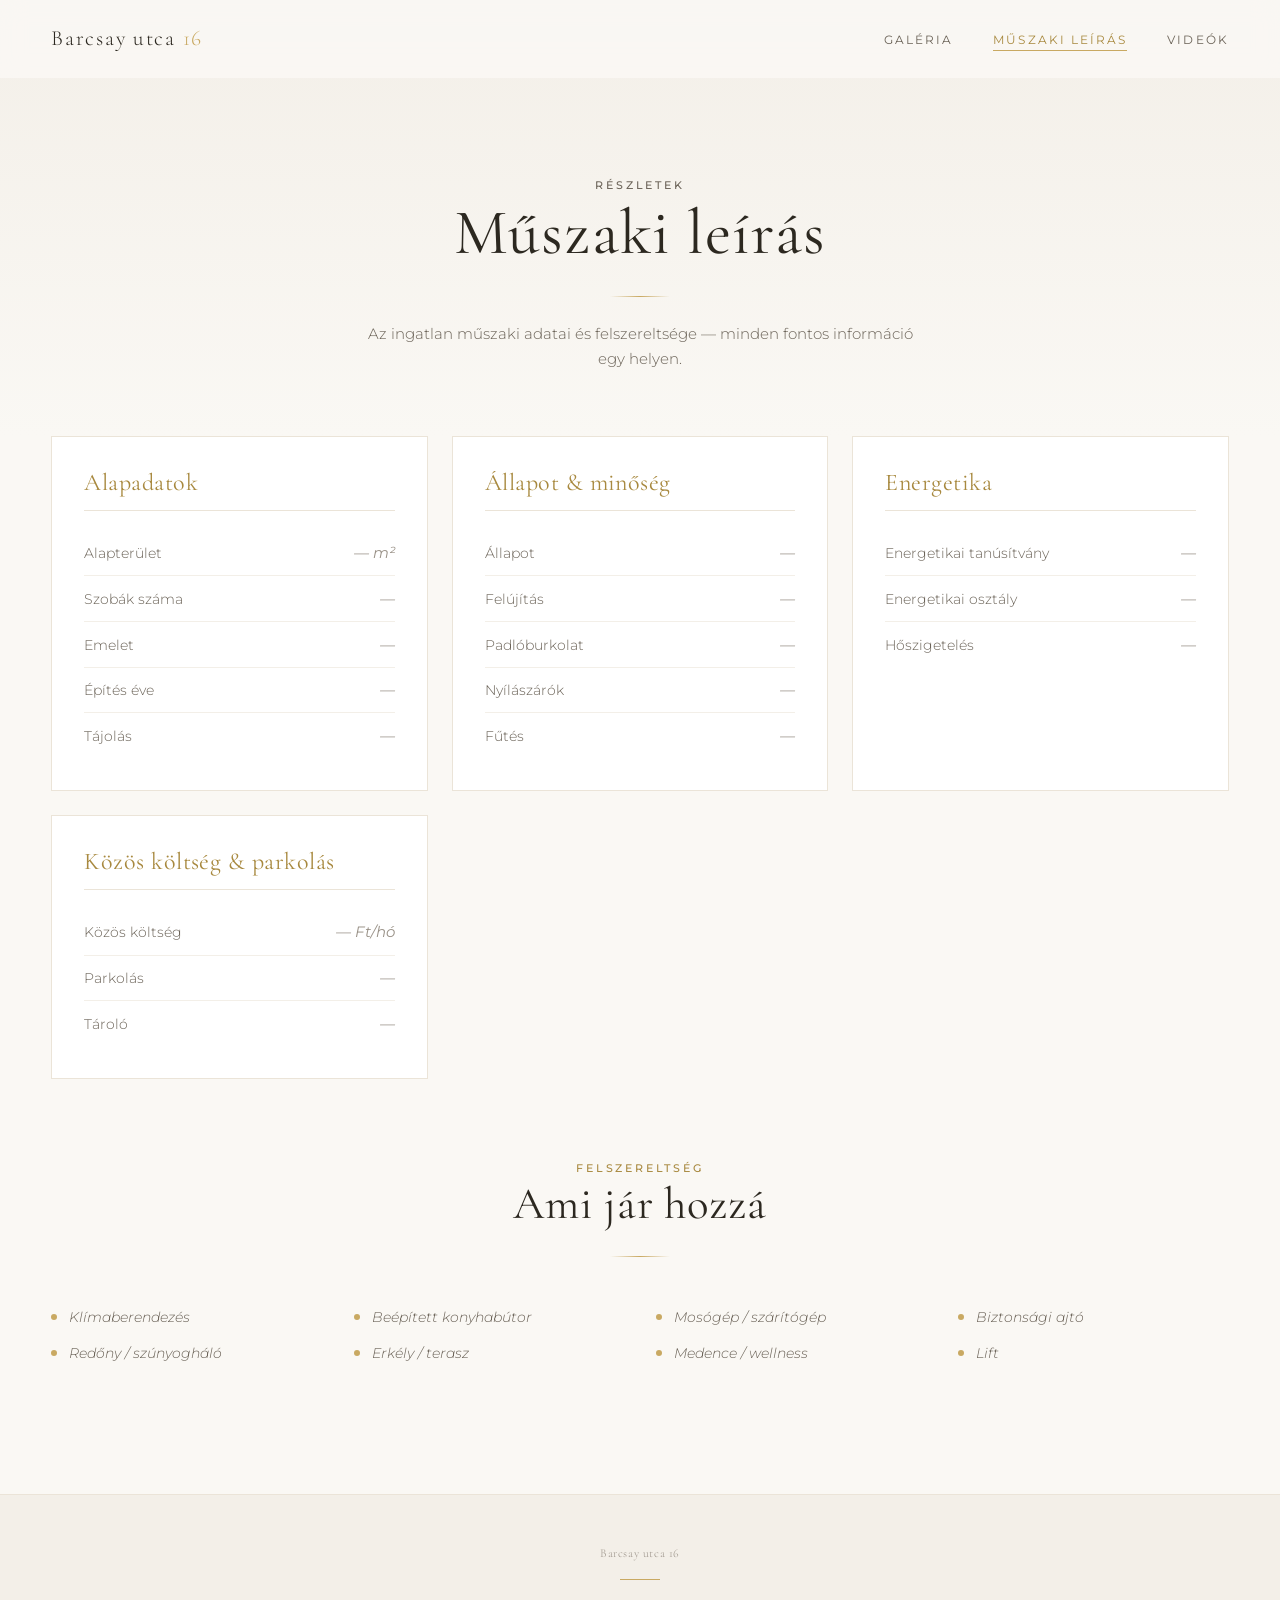
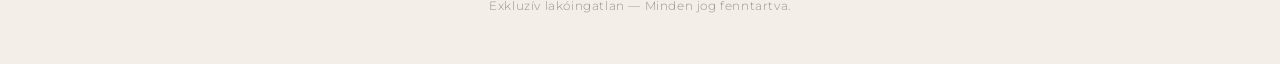
<file: muszaki.html>
<!DOCTYPE html>
<html lang="hu">
<head>
  <meta charset="UTF-8">
  <meta name="viewport" content="width=device-width, initial-scale=1.0">
  <meta name="description" content="Barcsay utca 16 — műszaki leírás, alapterület, felszereltség, energetika.">
  <title>Barcsay utca 16 — Műszaki leírás</title>
  <link rel="preconnect" href="https://fonts.googleapis.com">
  <link rel="preconnect" href="https://fonts.gstatic.com" crossorigin>
  <link href="https://fonts.googleapis.com/css2?family=Cormorant+Garamond:ital,wght@0,400;0,500;1,400&family=Montserrat:wght@300;400;500&display=swap" rel="stylesheet">
  <link rel="stylesheet" href="css/styles.css">
</head>
<body>

  <header class="header">
    <div class="header-inner">
      <a href="index.html" class="logo">Barcsay utca <span>16</span></a>
      <button class="menu-toggle" aria-label="Menü">
        <span></span><span></span><span></span>
      </button>
      <nav>
        <ul class="nav">
          <li><a href="index.html">Galéria</a></li>
          <li><a href="muszaki.html" class="active">Műszaki leírás</a></li>
          <li><a href="videok.html">Videók</a></li>
        </ul>
      </nav>
    </div>
  </header>

  <section class="page-header">
    <div class="container fade-in">
      <p class="section-label">Részletek</p>
      <h1>Műszaki leírás</h1>
      <div class="gold-line"></div>
      <p>Az ingatlan műszaki adatai és felszereltsége — minden fontos információ egy helyen.</p>
    </div>
  </section>

  <section class="section" style="padding-top: 0;">
    <div class="container">

      <div class="specs-grid fade-in">

        <div class="spec-card">
          <h3>Alapadatok</h3>
          <div class="spec-row">
            <span class="spec-label">Alapterület</span>
            <span class="spec-value spec-placeholder">— m²</span>
          </div>
          <div class="spec-row">
            <span class="spec-label">Szobák száma</span>
            <span class="spec-value spec-placeholder">—</span>
          </div>
          <div class="spec-row">
            <span class="spec-label">Emelet</span>
            <span class="spec-value spec-placeholder">—</span>
          </div>
          <div class="spec-row">
            <span class="spec-label">Építés éve</span>
            <span class="spec-value spec-placeholder">—</span>
          </div>
          <div class="spec-row">
            <span class="spec-label">Tájolás</span>
            <span class="spec-value spec-placeholder">—</span>
          </div>
        </div>

        <div class="spec-card">
          <h3>Állapot &amp; minőség</h3>
          <div class="spec-row">
            <span class="spec-label">Állapot</span>
            <span class="spec-value spec-placeholder">—</span>
          </div>
          <div class="spec-row">
            <span class="spec-label">Felújítás</span>
            <span class="spec-value spec-placeholder">—</span>
          </div>
          <div class="spec-row">
            <span class="spec-label">Padlóburkolat</span>
            <span class="spec-value spec-placeholder">—</span>
          </div>
          <div class="spec-row">
            <span class="spec-label">Nyílászárók</span>
            <span class="spec-value spec-placeholder">—</span>
          </div>
          <div class="spec-row">
            <span class="spec-label">Fűtés</span>
            <span class="spec-value spec-placeholder">—</span>
          </div>
        </div>

        <div class="spec-card">
          <h3>Energetika</h3>
          <div class="spec-row">
            <span class="spec-label">Energetikai tanúsítvány</span>
            <span class="spec-value spec-placeholder">—</span>
          </div>
          <div class="spec-row">
            <span class="spec-label">Energetikai osztály</span>
            <span class="spec-value spec-placeholder">—</span>
          </div>
          <div class="spec-row">
            <span class="spec-label">Hőszigetelés</span>
            <span class="spec-value spec-placeholder">—</span>
          </div>
        </div>

        <div class="spec-card">
          <h3>Közös költség &amp; parkolás</h3>
          <div class="spec-row">
            <span class="spec-label">Közös költség</span>
            <span class="spec-value spec-placeholder">— Ft/hó</span>
          </div>
          <div class="spec-row">
            <span class="spec-label">Parkolás</span>
            <span class="spec-value spec-placeholder">—</span>
          </div>
          <div class="spec-row">
            <span class="spec-label">Tároló</span>
            <span class="spec-value spec-placeholder">—</span>
          </div>
        </div>

      </div>

      <div class="fade-in" style="margin-top: 5rem; text-align: center;">
        <p class="section-label">Felszereltség</p>
        <h2>Ami jár hozzá</h2>
        <div class="gold-line"></div>
      </div>

      <ul class="features-list fade-in">
        <li class="spec-placeholder">Klímaberendezés</li>
        <li class="spec-placeholder">Beépített konyhabútor</li>
        <li class="spec-placeholder">Mosógép / szárítógép</li>
        <li class="spec-placeholder">Biztonsági ajtó</li>
        <li class="spec-placeholder">Redőny / szúnyogháló</li>
        <li class="spec-placeholder">Erkély / terasz</li>
        <li class="spec-placeholder">Medence / wellness</li>
        <li class="spec-placeholder">Lift</li>
      </ul>

    </div>
  </section>

  <footer class="footer">
    <div class="container">
      <p class="footer-logo">Barcsay utca 16</p>
      <div class="footer-gold"></div>
      <p>Exkluzív lakóingatlan &mdash; Minden jog fenntartva.</p>
    </div>
  </footer>

  <script src="js/main.js"></script>
</body>
</html>
</file>
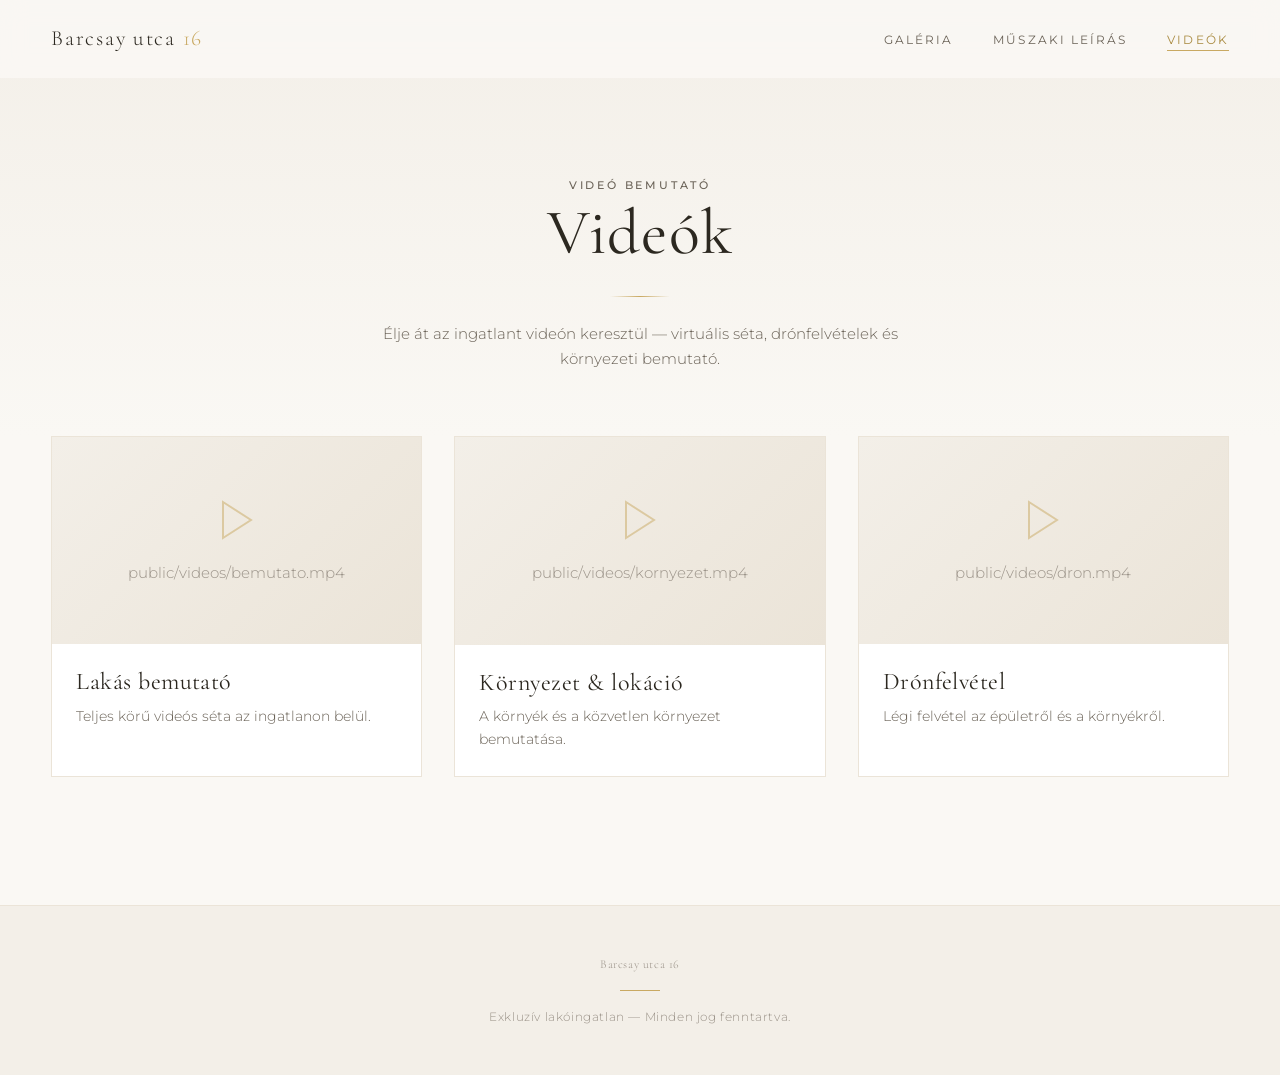
<file: videok.html>
<!DOCTYPE html>
<html lang="hu">
<head>
  <meta charset="UTF-8">
  <meta name="viewport" content="width=device-width, initial-scale=1.0">
  <meta name="description" content="Barcsay utca 16 — videó bemutató, virtuális séta és drónfelvételek.">
  <title>Barcsay utca 16 — Videók</title>
  <link rel="preconnect" href="https://fonts.googleapis.com">
  <link rel="preconnect" href="https://fonts.gstatic.com" crossorigin>
  <link href="https://fonts.googleapis.com/css2?family=Cormorant+Garamond:ital,wght@0,400;0,500;1,400&family=Montserrat:wght@300;400;500&display=swap" rel="stylesheet">
  <link rel="stylesheet" href="css/styles.css">
</head>
<body>

  <header class="header">
    <div class="header-inner">
      <a href="index.html" class="logo">Barcsay utca <span>16</span></a>
      <button class="menu-toggle" aria-label="Menü">
        <span></span><span></span><span></span>
      </button>
      <nav>
        <ul class="nav">
          <li><a href="index.html">Galéria</a></li>
          <li><a href="muszaki.html">Műszaki leírás</a></li>
          <li><a href="videok.html" class="active">Videók</a></li>
        </ul>
      </nav>
    </div>
  </header>

  <section class="page-header">
    <div class="container fade-in">
      <p class="section-label">Videó bemutató</p>
      <h1>Videók</h1>
      <div class="gold-line"></div>
      <p>Élje át az ingatlant videón keresztül — virtuális séta, drónfelvételek és környezeti bemutató.</p>
    </div>
  </section>

  <section class="section" style="padding-top: 0;">
    <div class="container">

      <!--
        VIDEÓ HOZZÁADÁSA:

        A) Saját fájl (public/videos/ mappába):
           <div class="video-wrapper">
             <video controls poster="public/images/gallery/01.jpg">
               <source src="public/videos/bemutato.mp4" type="video/mp4">
             </video>
           </div>

        B) YouTube beágyazás:
           <div class="video-wrapper">
             <iframe src="https://www.youtube.com/embed/VIDEO_ID" allowfullscreen></iframe>
           </div>
      -->

      <div class="videos-grid fade-in">

        <article class="video-card">
          <div class="video-wrapper">
            <div class="video-placeholder">
              <svg xmlns="http://www.w3.org/2000/svg" fill="none" viewBox="0 0 24 24" stroke-width="1"><polygon points="5,3 19,12 5,21"/></svg>
              <span>public/videos/bemutato.mp4</span>
            </div>
          </div>
          <div class="video-info">
            <h3>Lakás bemutató</h3>
            <p>Teljes körű videós séta az ingatlanon belül.</p>
          </div>
        </article>

        <article class="video-card">
          <div class="video-wrapper">
            <div class="video-placeholder">
              <svg xmlns="http://www.w3.org/2000/svg" fill="none" viewBox="0 0 24 24" stroke-width="1"><polygon points="5,3 19,12 5,21"/></svg>
              <span>public/videos/kornyezet.mp4</span>
            </div>
          </div>
          <div class="video-info">
            <h3>Környezet &amp; lokáció</h3>
            <p>A környék és a közvetlen környezet bemutatása.</p>
          </div>
        </article>

        <article class="video-card">
          <div class="video-wrapper">
            <div class="video-placeholder">
              <svg xmlns="http://www.w3.org/2000/svg" fill="none" viewBox="0 0 24 24" stroke-width="1"><polygon points="5,3 19,12 5,21"/></svg>
              <span>public/videos/dron.mp4</span>
            </div>
          </div>
          <div class="video-info">
            <h3>Drónfelvétel</h3>
            <p>Légi felvétel az épületről és a környékről.</p>
          </div>
        </article>

      </div>

    </div>
  </section>

  <footer class="footer">
    <div class="container">
      <p class="footer-logo">Barcsay utca 16</p>
      <div class="footer-gold"></div>
      <p>Exkluzív lakóingatlan &mdash; Minden jog fenntartva.</p>
    </div>
  </footer>

  <script src="js/main.js"></script>
</body>
</html>
</file>
<file: css/styles.css>
/* ── Design tokens ── */
:root {
  --ivory: #faf8f4;
  --ivory-deep: #f3efe8;
  --ivory-warm: #ebe4d8;
  --gold: #c9a962;
  --gold-light: #dfc88a;
  --gold-dark: #a8893f;
  --text: #2c2820;
  --text-muted: #6b6358;
  --text-light: #9a9288;
  --white: #ffffff;
  --shadow: rgba(44, 40, 32, 0.08);
  --shadow-gold: rgba(201, 169, 98, 0.15);
  --transition: 0.4s cubic-bezier(0.25, 0.46, 0.45, 0.94);
  --font-serif: "Cormorant Garamond", "Georgia", serif;
  --font-sans: "Montserrat", "Helvetica Neue", sans-serif;
}

/* ── Reset & base ── */
*,
*::before,
*::after {
  box-sizing: border-box;
  margin: 0;
  padding: 0;
}

html {
  scroll-behavior: smooth;
}

body {
  font-family: var(--font-sans);
  font-weight: 300;
  font-size: 15px;
  line-height: 1.7;
  color: var(--text);
  background-color: var(--ivory);
  -webkit-font-smoothing: antialiased;
}

img,
video {
  display: block;
  max-width: 100%;
}

a {
  color: inherit;
  text-decoration: none;
}

/* ── Typography ── */
h1,
h2,
h3 {
  font-family: var(--font-serif);
  font-weight: 400;
  line-height: 1.2;
  letter-spacing: 0.02em;
}

h1 {
  font-size: clamp(2.4rem, 5vw, 4rem);
}

h2 {
  font-size: clamp(1.8rem, 3.5vw, 2.8rem);
}

h3 {
  font-size: clamp(1.2rem, 2vw, 1.5rem);
}

.gold-line {
  width: 60px;
  height: 1px;
  background: linear-gradient(90deg, transparent, var(--gold), transparent);
  margin: 1.5rem auto;
}

.section-label {
  font-family: var(--font-sans);
  font-size: 0.7rem;
  font-weight: 500;
  letter-spacing: 0.25em;
  text-transform: uppercase;
  color: var(--gold-dark);
}

/* ── Layout ── */
.container {
  width: min(1200px, 92vw);
  margin-inline: auto;
}

.section {
  padding: clamp(4rem, 10vw, 8rem) 0;
}

/* ── Header ── */
.header {
  position: fixed;
  top: 0;
  left: 0;
  right: 0;
  z-index: 100;
  padding: 1.25rem 0;
  background: rgba(250, 248, 244, 0.92);
  backdrop-filter: blur(12px);
  border-bottom: 1px solid transparent;
  transition: border-color var(--transition), box-shadow var(--transition);
}

.header.scrolled {
  border-bottom-color: var(--ivory-warm);
  box-shadow: 0 2px 20px var(--shadow);
}

.header-inner {
  display: flex;
  align-items: center;
  justify-content: space-between;
  width: min(1200px, 92vw);
  margin-inline: auto;
}

.logo {
  font-family: var(--font-serif);
  font-size: 1.35rem;
  letter-spacing: 0.08em;
  color: var(--text);
}

.logo span {
  color: var(--gold);
}

.nav {
  display: flex;
  gap: 2.5rem;
  list-style: none;
}

.nav a {
  font-size: 0.72rem;
  font-weight: 400;
  letter-spacing: 0.18em;
  text-transform: uppercase;
  color: var(--text-muted);
  position: relative;
  transition: color var(--transition);
}

.nav a::after {
  content: "";
  position: absolute;
  bottom: -4px;
  left: 0;
  width: 0;
  height: 1px;
  background: var(--gold);
  transition: width var(--transition);
}

.nav a:hover,
.nav a.active {
  color: var(--gold-dark);
}

.nav a:hover::after,
.nav a.active::after {
  width: 100%;
}

.menu-toggle {
  display: none;
  background: none;
  border: none;
  cursor: pointer;
  padding: 0.5rem;
}

.menu-toggle span {
  display: block;
  width: 24px;
  height: 1px;
  background: var(--text);
  margin: 6px 0;
  transition: var(--transition);
}

/* ── Hero ── */
.hero {
  position: relative;
  min-height: 100vh;
  display: flex;
  align-items: center;
  justify-content: center;
  text-align: center;
  overflow: hidden;
}

.hero-bg {
  position: absolute;
  inset: 0;
  background-size: cover;
  background-position: center;
  transform: scale(1.05);
  transition: transform 8s ease;
}

.hero:hover .hero-bg {
  transform: scale(1);
}

.hero-overlay {
  position: absolute;
  inset: 0;
  background: linear-gradient(
    to bottom,
    rgba(250, 248, 244, 0.3) 0%,
    rgba(250, 248, 244, 0.7) 60%,
    var(--ivory) 100%
  );
}

.hero-content {
  position: relative;
  z-index: 2;
  padding: 8rem 1.5rem 4rem;
  animation: fadeUp 1.2s ease forwards;
}

.hero-subtitle {
  font-size: 0.75rem;
  letter-spacing: 0.3em;
  text-transform: uppercase;
  color: var(--gold-dark);
  margin-bottom: 1.5rem;
}

.hero-title {
  margin-bottom: 1rem;
}

.hero-desc {
  max-width: 520px;
  margin: 0 auto 2.5rem;
  color: var(--text-muted);
  font-size: 1rem;
}

.scroll-hint {
  position: absolute;
  bottom: 2.5rem;
  left: 50%;
  transform: translateX(-50%);
  z-index: 2;
  display: flex;
  flex-direction: column;
  align-items: center;
  gap: 0.5rem;
  color: var(--text-light);
  font-size: 0.65rem;
  letter-spacing: 0.2em;
  text-transform: uppercase;
  animation: pulse 2.5s ease infinite;
}

.scroll-hint::after {
  content: "";
  width: 1px;
  height: 40px;
  background: linear-gradient(to bottom, var(--gold), transparent);
}

/* ── Gallery showcase ── */
.gallery-showcase {
  max-width: 1100px;
  margin: 0 auto;
}

/* Carousel */
.gallery-carousel {
  position: relative;
}

.carousel-stage {
  position: relative;
  background: var(--ivory-deep);
  border: 1px solid var(--ivory-warm);
}

.carousel-viewport {
  position: relative;
  aspect-ratio: 16 / 10;
  overflow: hidden;
  background: var(--ivory-warm);
  cursor: pointer;
}

.carousel-slide {
  width: 100%;
  height: 100%;
  object-fit: cover;
  opacity: 0;
  transition: opacity 0.65s ease, transform 0.65s ease;
  transform: scale(1.02);
}

.carousel-slide.is-active {
  opacity: 1;
  transform: scale(1);
}

.carousel-arrow {
  position: absolute;
  top: 50%;
  transform: translateY(-50%);
  z-index: 3;
  width: 48px;
  height: 48px;
  display: flex;
  align-items: center;
  justify-content: center;
  background: rgba(250, 248, 244, 0.88);
  border: 1px solid var(--ivory-warm);
  color: var(--text-muted);
  cursor: pointer;
  transition: color var(--transition), border-color var(--transition), background var(--transition);
}

.carousel-arrow svg {
  width: 20px;
  height: 20px;
}

.carousel-arrow:hover {
  color: var(--gold-dark);
  border-color: var(--gold-light);
  background: var(--white);
}

.carousel-prev { left: 1.25rem; }
.carousel-next { right: 1.25rem; }

.carousel-expand {
  position: absolute;
  top: 1.25rem;
  right: 1.25rem;
  z-index: 3;
  width: 40px;
  height: 40px;
  display: flex;
  align-items: center;
  justify-content: center;
  background: rgba(250, 248, 244, 0.88);
  border: 1px solid var(--ivory-warm);
  color: var(--text-muted);
  cursor: pointer;
  transition: color var(--transition), border-color var(--transition);
}

.carousel-expand svg {
  width: 16px;
  height: 16px;
}

.carousel-expand:hover {
  color: var(--gold-dark);
  border-color: var(--gold-light);
}

.carousel-counter {
  position: absolute;
  bottom: 1.25rem;
  left: 1.25rem;
  z-index: 3;
  font-family: var(--font-serif);
  font-size: 1.1rem;
  letter-spacing: 0.12em;
  color: var(--white);
  text-shadow: 0 1px 12px rgba(0, 0, 0, 0.4);
}

.carousel-sep {
  margin: 0 0.35rem;
  opacity: 0.6;
}

.carousel-progress {
  height: 1px;
  background: var(--ivory-warm);
  margin-top: 1.5rem;
}

.carousel-progress-bar {
  height: 100%;
  width: 0%;
  background: linear-gradient(90deg, var(--gold-dark), var(--gold-light));
  transition: width 0.5s ease;
}

.carousel-thumbs-wrap {
  margin-top: 1.25rem;
  overflow: hidden;
  mask-image: linear-gradient(to right, transparent, #000 3%, #000 97%, transparent);
}

.carousel-thumbs {
  display: flex;
  gap: 0.65rem;
  overflow-x: auto;
  scroll-behavior: smooth;
  padding: 0.35rem 0 0.75rem;
  scrollbar-width: none;
}

.carousel-thumbs::-webkit-scrollbar {
  display: none;
}

.carousel-thumb {
  flex: 0 0 88px;
  height: 58px;
  padding: 0;
  border: 1px solid transparent;
  background: var(--ivory-deep);
  cursor: pointer;
  overflow: hidden;
  opacity: 0.45;
  transition: opacity var(--transition), border-color var(--transition);
}

.carousel-thumb img {
  width: 100%;
  height: 100%;
  object-fit: cover;
  display: block;
}

.carousel-thumb:hover {
  opacity: 0.75;
}

.carousel-thumb.is-active {
  opacity: 1;
  border-color: var(--gold);
}

.carousel-thumb:focus-visible {
  outline: 1px solid var(--gold);
  outline-offset: 2px;
}

/* ── Lightbox ── */
.lightbox {
  position: fixed;
  inset: 0;
  z-index: 200;
  background: rgba(44, 40, 32, 0.92);
  display: flex;
  align-items: center;
  justify-content: center;
  opacity: 0;
  visibility: hidden;
  transition: opacity var(--transition), visibility var(--transition);
}

.lightbox.open {
  opacity: 1;
  visibility: visible;
}

.lightbox img {
  max-width: 90vw;
  max-height: 85vh;
  object-fit: contain;
  box-shadow: 0 20px 60px rgba(0, 0, 0, 0.4);
}

.lightbox-close {
  position: absolute;
  top: 1.5rem;
  right: 1.5rem;
  background: none;
  border: 1px solid rgba(255, 255, 255, 0.3);
  color: var(--white);
  width: 44px;
  height: 44px;
  cursor: pointer;
  font-size: 1.2rem;
  transition: border-color var(--transition);
}

.lightbox-close:hover {
  border-color: var(--gold);
}

.lightbox-nav {
  position: absolute;
  top: 50%;
  transform: translateY(-50%);
  background: none;
  border: 1px solid rgba(255, 255, 255, 0.2);
  color: var(--white);
  width: 48px;
  height: 48px;
  cursor: pointer;
  font-size: 1.4rem;
  transition: border-color var(--transition);
}

.lightbox-nav:hover {
  border-color: var(--gold);
}

.lightbox-prev {
  left: 1.5rem;
}

.lightbox-next {
  right: 1.5rem;
}

/* ── Page header (subpages) ── */
.page-header {
  padding: 10rem 0 4rem;
  text-align: center;
  background: linear-gradient(to bottom, var(--ivory-deep), var(--ivory));
}

.page-header p {
  max-width: 560px;
  margin: 1rem auto 0;
  color: var(--text-muted);
}

/* ── Specs (Műszaki) ── */
.specs-grid {
  display: grid;
  grid-template-columns: repeat(auto-fit, minmax(280px, 1fr));
  gap: 1.5rem;
}

.spec-card {
  padding: 2rem;
  background: var(--white);
  border: 1px solid var(--ivory-warm);
  transition: box-shadow var(--transition), border-color var(--transition);
}

.spec-card:hover {
  border-color: var(--gold-light);
  box-shadow: 0 8px 30px var(--shadow-gold);
}

.spec-card h3 {
  color: var(--gold-dark);
  margin-bottom: 1.25rem;
  padding-bottom: 0.75rem;
  border-bottom: 1px solid var(--ivory-warm);
}

.spec-row {
  display: flex;
  justify-content: space-between;
  align-items: baseline;
  padding: 0.6rem 0;
  border-bottom: 1px solid var(--ivory-deep);
  gap: 1rem;
}

.spec-row:last-child {
  border-bottom: none;
}

.spec-label {
  color: var(--text-muted);
  font-size: 0.85rem;
}

.spec-value {
  font-weight: 400;
  text-align: right;
}

.spec-placeholder {
  color: var(--text-light);
  font-style: italic;
}

.features-list {
  list-style: none;
  display: grid;
  grid-template-columns: repeat(auto-fit, minmax(240px, 1fr));
  gap: 0.75rem 2rem;
  margin-top: 3rem;
}

.features-list li {
  display: flex;
  align-items: center;
  gap: 0.75rem;
  color: var(--text-muted);
  font-size: 0.9rem;
}

.features-list li::before {
  content: "";
  width: 6px;
  height: 6px;
  background: var(--gold);
  border-radius: 50%;
  flex-shrink: 0;
}

/* ── Videos ── */
.videos-grid {
  display: grid;
  grid-template-columns: repeat(auto-fit, minmax(340px, 1fr));
  gap: 2rem;
}

.video-card {
  background: var(--white);
  border: 1px solid var(--ivory-warm);
  overflow: hidden;
  transition: box-shadow var(--transition), border-color var(--transition);
}

.video-card:hover {
  border-color: var(--gold-light);
  box-shadow: 0 12px 40px var(--shadow-gold);
}

.video-wrapper {
  position: relative;
  aspect-ratio: 16 / 9;
  background: var(--ivory-deep);
}

.video-wrapper video,
.video-wrapper iframe {
  width: 100%;
  height: 100%;
  border: none;
  object-fit: cover;
}

.video-placeholder {
  width: 100%;
  height: 100%;
  display: flex;
  flex-direction: column;
  align-items: center;
  justify-content: center;
  gap: 1rem;
  color: var(--text-light);
  background: linear-gradient(135deg, var(--ivory-deep), var(--ivory-warm));
}

.video-placeholder svg {
  width: 48px;
  height: 48px;
  stroke: var(--gold);
  opacity: 0.5;
}

.video-info {
  padding: 1.5rem;
}

.video-info h3 {
  margin-bottom: 0.5rem;
}

.video-info p {
  color: var(--text-muted);
  font-size: 0.85rem;
}

/* ── Footer ── */
.footer {
  padding: 3rem 0;
  text-align: center;
  border-top: 1px solid var(--ivory-warm);
  background: var(--ivory-deep);
}

.footer-logo {
  font-family: var(--font-serif);
  font-size: 1.1rem;
  letter-spacing: 0.1em;
  margin-bottom: 0.75rem;
}

.footer p {
  font-size: 0.75rem;
  color: var(--text-light);
  letter-spacing: 0.05em;
}

.footer-gold {
  width: 40px;
  height: 1px;
  background: var(--gold);
  margin: 1rem auto;
}

/* ── Animations ── */
@keyframes fadeUp {
  from {
    opacity: 0;
    transform: translateY(30px);
  }
  to {
    opacity: 1;
    transform: translateY(0);
  }
}

@keyframes pulse {
  0%,
  100% {
    opacity: 0.5;
  }
  50% {
    opacity: 1;
  }
}

.fade-in {
  opacity: 0;
  transform: translateY(20px);
  transition: opacity 0.8s ease, transform 0.8s ease;
}

.fade-in.visible {
  opacity: 1;
  transform: translateY(0);
}

/* ── Responsive ── */
@media (max-width: 768px) {
  .nav {
    position: fixed;
    top: 0;
    right: -100%;
    width: 280px;
    height: 100vh;
    flex-direction: column;
    justify-content: center;
    align-items: center;
    gap: 2rem;
    background: var(--ivory);
    border-left: 1px solid var(--ivory-warm);
    transition: right var(--transition);
    box-shadow: -10px 0 30px var(--shadow);
  }

  .nav.open {
    right: 0;
  }

  .menu-toggle {
    display: block;
    z-index: 101;
  }

  .carousel-viewport {
    aspect-ratio: 4 / 3;
  }

  .carousel-arrow {
    width: 40px;
    height: 40px;
  }

  .carousel-prev { left: 0.75rem; }
  .carousel-next { right: 0.75rem; }

  .carousel-expand {
    top: 0.75rem;
    right: 0.75rem;
  }

  .carousel-counter {
    bottom: 0.75rem;
    left: 0.75rem;
    font-size: 0.95rem;
  }

  .carousel-thumb {
    flex: 0 0 72px;
    height: 48px;
  }

  .videos-grid {
    grid-template-columns: 1fr;
  }

  .lightbox-nav {
    display: none;
  }
}
</file>
